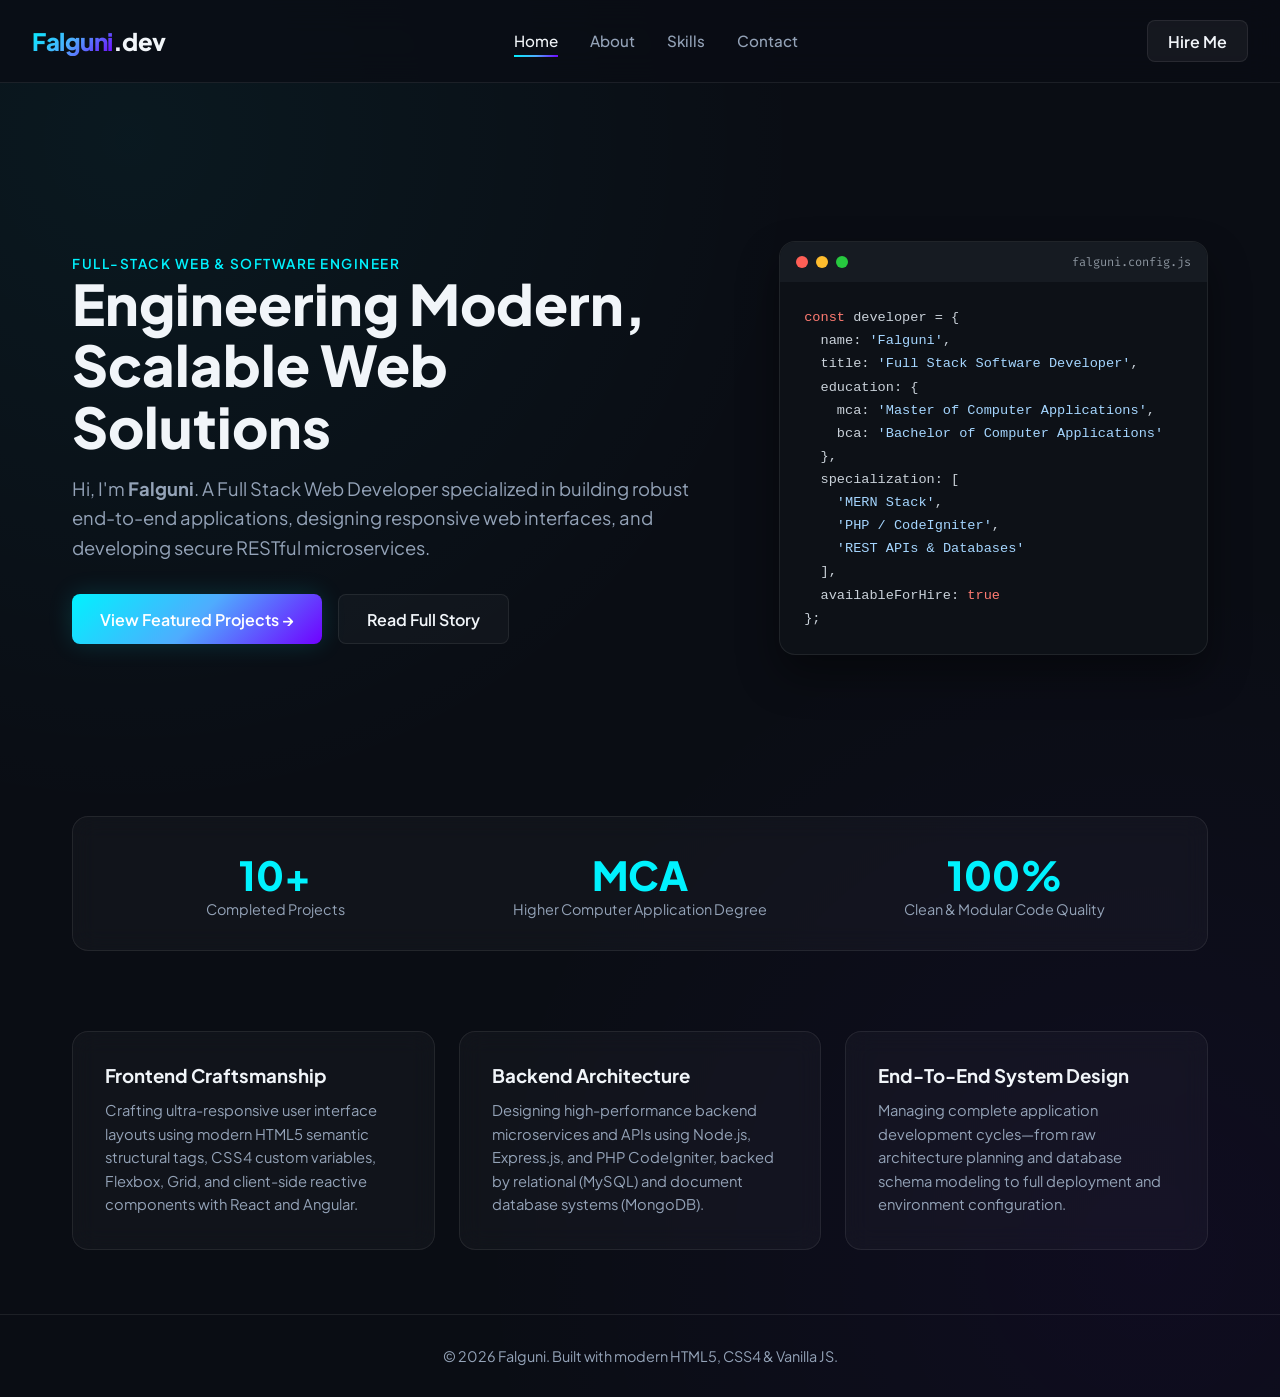
<file: index.html>
<!DOCTYPE html>
<html lang="en">
<head>
  <meta charset="UTF-8">
  <meta name="viewport" content="width=device-width, initial-scale=1.0">
  <title>Falguni | Full Stack Developer</title>
  
  <!-- Fonts -->
  <link rel="preconnect" href="https://fonts.googleapis.com">
  <link rel="preconnect" href="https://fonts.gstatic.com" crossorigin>
  <link href="https://fonts.googleapis.com/css2?family=Fira+Code:wght@400;500&family=Plus+Jakarta+Sans:wght@400;500;600;700;800&display=swap" rel="stylesheet">
  
  <!-- External CSS -->
  <link rel="stylesheet" href="css/style.css">
</head>
<body>

  <!-- Navigation Bar -->
  <nav class="navbar">
    <a href="index.html" class="nav-brand">
      <span class="gradient-text">Falguni</span>.dev
    </a>
    
    <div class="mobile-toggle">☰</div>

    <ul class="nav-links">
      <li><a href="index.html" class="nav-link active">Home</a></li>
      <li><a href="about.html" class="nav-link">About</a></li>
      <li><a href="skills.html" class="nav-link">Skills</a></li>
      <li><a href="contact.html" class="nav-link">Contact</a></li>
    </ul>

    <a href="contact.html" class="nav-btn">Hire Me</a>
  </nav>

  <!-- Hero Main Section -->
  <main class="container">
    <section class="hero-grid">
      <div class="hero-content">
        <span class="page-subtitle">Full-Stack Web & Software Engineer</span>
        <h1>Engineering Modern, Scalable Web Solutions</h1>
        <p>
          Hi, I'm <strong>Falguni</strong>. A Full Stack Web Developer specialized in building robust end-to-end applications, designing responsive web interfaces, and developing secure RESTful microservices.
        </p>
        
        <div class="cta-group">
          <a href="projects.html" class="btn-primary">View Featured Projects &rarr;</a>
          <a href="about.html" class="btn-secondary">Read Full Story</a>
        </div>
      </div>

      <!-- Developer Interactive Terminal Preview -->
      <div class="code-window">
        <div class="code-header">
          <div class="dot dot-red"></div>
          <div class="dot dot-yellow"></div>
          <div class="dot dot-green"></div>
          <span style="font-size: 0.75rem; color: #8b949e; margin-left: auto; font-family: var(--font-code);">falguni.config.js</span>
        </div>
        <div class="code-body">
          <pre><code><span class="code-keyword">const</span> developer = {
  name: <span class="code-string">'Falguni'</span>,
  title: <span class="code-string">'Full Stack Software Developer'</span>,
  education: {
    mca: <span class="code-string">'Master of Computer Applications'</span>,
    bca: <span class="code-string">'Bachelor of Computer Applications'</span>
  },
  specialization: [
    <span class="code-string">'MERN Stack'</span>, 
    <span class="code-string">'PHP / CodeIgniter'</span>, 
    <span class="code-string">'REST APIs & Databases'</span>
  ],
  availableForHire: <span class="code-keyword">true</span>
};</code></pre>
        </div>
      </div>
    </section>

    <!-- Quick Stats Bar -->
    <section class="stats-bar glass-card" style="margin-top: 3rem; display: grid; grid-template-columns: repeat(auto-fit, minmax(200px, 1fr)); gap: 1.5rem; text-align: center;">
      <div>
        <h2 style="font-size: 2.5rem; color: var(--accent-cyan); font-weight: 800;">10+</h2>
        <p style="color: var(--text-muted); font-size: 0.9rem;">Completed Projects</p>
      </div>
      <div>
        <h2 style="font-size: 2.5rem; color: var(--accent-cyan); font-weight: 800;">MCA</h2>
        <p style="color: var(--text-muted); font-size: 0.9rem;">Higher Computer Application Degree</p>
      </div>
      <div>
        <h2 style="font-size: 2.5rem; color: var(--accent-cyan); font-weight: 800;">100%</h2>
        <p style="color: var(--text-muted); font-size: 0.9rem;">Clean & Modular Code Quality</p>
      </div>
    </section>

    <!-- Detailed Highlights Grid -->
    <section class="features-grid">
      <div class="glass-card">
        <h3>Frontend Craftsmanship</h3>
        <p style="color: var(--text-muted); margin-top: 0.75rem; font-size: 0.92rem; line-height: 1.6;">
          Crafting ultra-responsive user interface layouts using modern HTML5 semantic structural tags, CSS4 custom variables, Flexbox, Grid, and client-side reactive components with React and Angular.
        </p>
      </div>

      <div class="glass-card">
        <h3>Backend Architecture</h3>
        <p style="color: var(--text-muted); margin-top: 0.75rem; font-size: 0.92rem; line-height: 1.6;">
          Designing high-performance backend microservices and APIs using Node.js, Express.js, and PHP CodeIgniter, backed by relational (MySQL) and document database systems (MongoDB).
        </p>
      </div>

      <div class="glass-card">
        <h3>End-To-End System Design</h3>
        <p style="color: var(--text-muted); margin-top: 0.75rem; font-size: 0.92rem; line-height: 1.6;">
          Managing complete application development cycles—from raw architecture planning and database schema modeling to full deployment and environment configuration.
        </p>
      </div>
    </section>
  </main>

  <!-- Footer -->
  <footer class="footer">
    <p>&copy; 2026 Falguni. Built with modern HTML5, CSS4 & Vanilla JS.</p>
  </footer>

  <script src="js/main.js"></script>
</body>
</html>
</file>
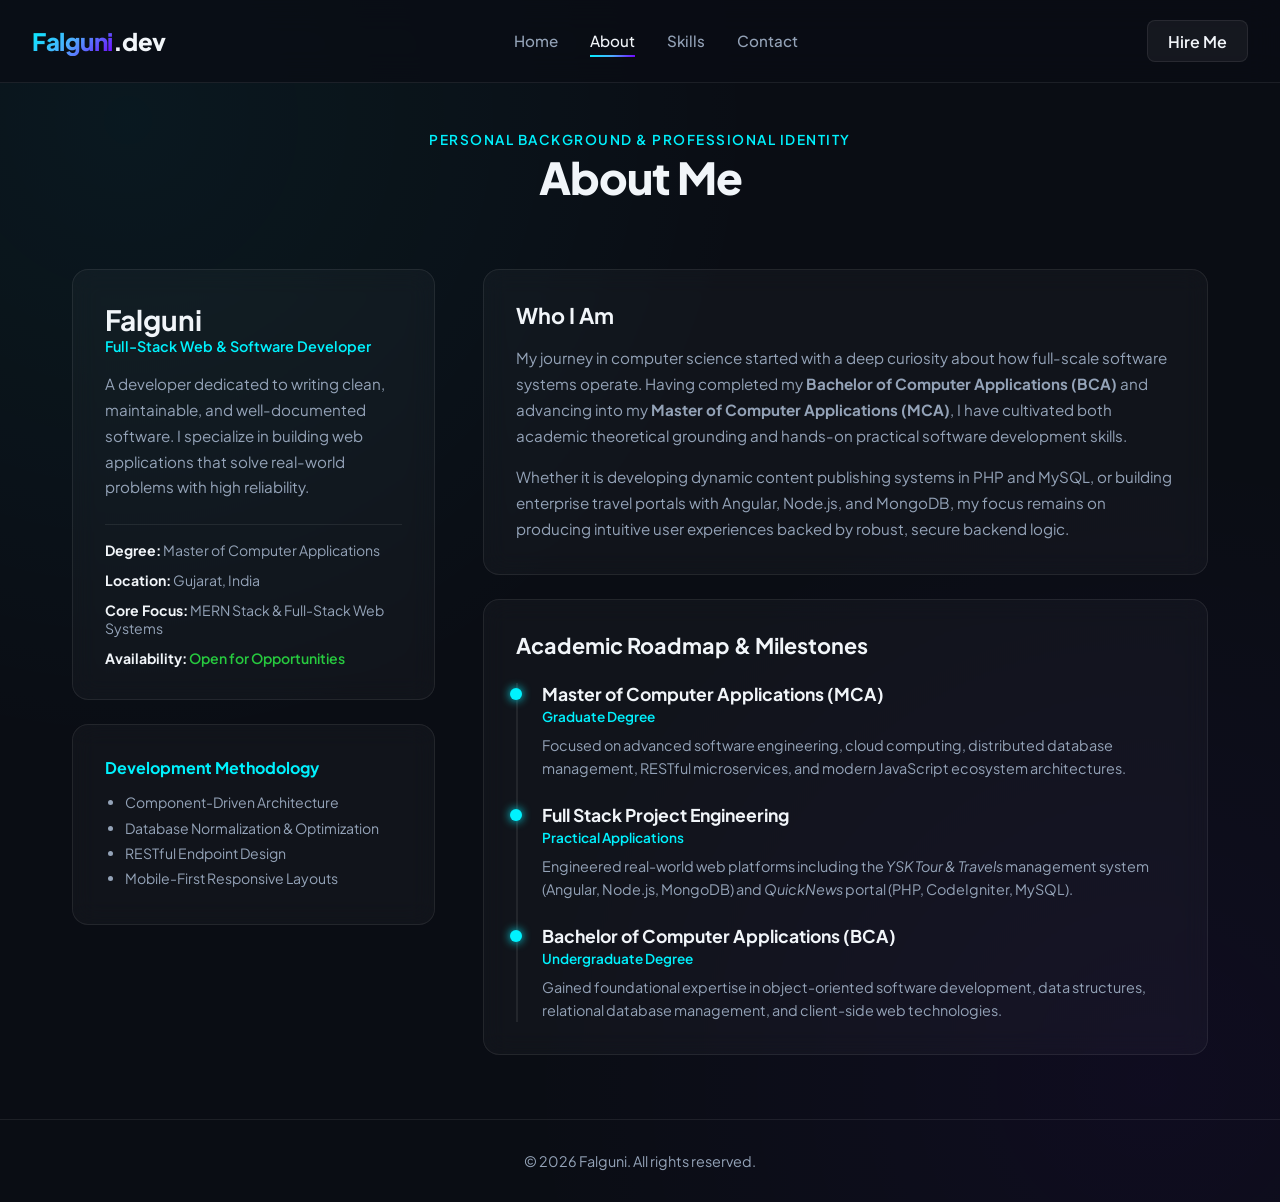
<file: about.html>
<!DOCTYPE html>
<html lang="en">
<head>
  <meta charset="UTF-8">
  <meta name="viewport" content="width=device-width, initial-scale=1.0">
  <title>About Me | Falguni</title>

  <!-- Fonts -->
  <link rel="preconnect" href="https://fonts.googleapis.com">
  <link rel="preconnect" href="https://fonts.gstatic.com" crossorigin>
  <link href="https://fonts.googleapis.com/css2?family=Fira+Code:wght@400;500&family=Plus+Jakarta+Sans:wght@400;500;600;700;800&display=swap" rel="stylesheet">

  <!-- External CSS -->
  <link rel="stylesheet" href="css/style.css">
</head>
<body>

  <!-- Navigation Bar -->
  <nav class="navbar">
    <a href="index.html" class="nav-brand"><span class="gradient-text">Falguni</span>.dev</a>
    <div class="mobile-toggle">☰</div>
    <ul class="nav-links">
      <li><a href="index.html" class="nav-link">Home</a></li>
      <li><a href="about.html" class="nav-link active">About</a></li>
      <li><a href="skills.html" class="nav-link">Skills</a></li>
      <li><a href="contact.html" class="nav-link">Contact</a></li>
    </ul>
    <a href="contact.html" class="nav-btn">Hire Me</a>
  </nav>

  <main class="container">
    <div class="page-header">
      <span class="page-subtitle">Personal Background & Professional Identity</span>
      <h1 class="page-title">About Me</h1>
    </div>

    <!-- About Detailed Grid -->
    <section class="about-grid">
      
      <!-- Column 1: Profile Summary & Contact Quick View -->
      <div style="display: flex; flex-direction: column; gap: 1.5rem;">
        <div class="glass-card">
          <h2 style="font-size: 1.75rem;">Falguni</h2>
          <p style="color: var(--accent-cyan); font-weight: 600; margin-bottom: 1rem; font-size: 0.9rem;">
            Full-Stack Web & Software Developer
          </p>

          <p style="color: var(--text-muted); font-size: 0.95rem; line-height: 1.7; margin-bottom: 1.5rem;">
            A developer dedicated to writing clean, maintainable, and well-documented software. I specialize in building web applications that solve real-world problems with high reliability.
          </p>

          <div style="border-top: 1px solid var(--border-glass); padding-top: 1rem; display: flex; flex-direction: column; gap: 0.75rem; font-size: 0.88rem;">
            <div><strong style="color: var(--text-main);">Degree:</strong> <span style="color: var(--text-muted);">Master of Computer Applications</span></div>
            <div><strong style="color: var(--text-main);">Location:</strong> <span style="color: var(--text-muted);">Gujarat, India</span></div>
            <div><strong style="color: var(--text-main);">Core Focus:</strong> <span style="color: var(--text-muted);">MERN Stack & Full-Stack Web Systems</span></div>
            <div><strong style="color: var(--text-main);">Availability:</strong> <span style="color: #27c93f; font-weight: 600;">Open for Opportunities</span></div>
          </div>
        </div>

        <div class="glass-card">
          <h4 style="margin-bottom: 0.75rem; color: var(--accent-cyan);">Development Methodology</h4>
          <ul style="color: var(--text-muted); font-size: 0.88rem; line-height: 1.8; list-style-type: disc; padding-left: 1.25rem;">
            <li>Component-Driven Architecture</li>
            <li>Database Normalization & Optimization</li>
            <li>RESTful Endpoint Design</li>
            <li>Mobile-First Responsive Layouts</li>
          </ul>
        </div>
      </div>

      <!-- Column 2: Detailed Bio & Timeline -->
      <div style="display: flex; flex-direction: column; gap: 1.5rem;">
        
        <!-- Extended Narrative Card -->
        <div class="glass-card">
          <h3 style="margin-bottom: 1rem; font-size: 1.35rem;">Who I Am</h3>
          <p style="color: var(--text-muted); line-height: 1.7; margin-bottom: 1rem; font-size: 0.95rem;">
            My journey in computer science started with a deep curiosity about how full-scale software systems operate. Having completed my <strong>Bachelor of Computer Applications (BCA)</strong> and advancing into my <strong>Master of Computer Applications (MCA)</strong>, I have cultivated both academic theoretical grounding and hands-on practical software development skills.
          </p>
          <p style="color: var(--text-muted); line-height: 1.7; font-size: 0.95rem;">
            Whether it is developing dynamic content publishing systems in PHP and MySQL, or building enterprise travel portals with Angular, Node.js, and MongoDB, my focus remains on producing intuitive user experiences backed by robust, secure backend logic.
          </p>
        </div>

        <!-- Academic & Experience Roadmap -->
        <div class="glass-card">
          <h3 style="margin-bottom: 1.5rem; font-size: 1.35rem;">Academic Roadmap & Milestones</h3>
          
          <div class="timeline">
            <!-- Item 1 -->
            <div class="timeline-item">
              <h4 style="font-size: 1.1rem;">Master of Computer Applications (MCA)</h4>
              <span style="color: var(--accent-cyan); font-size: 0.85rem; font-weight: 600;">Graduate Degree</span>
              <p style="color: var(--text-muted); margin-top: 0.5rem; font-size: 0.9rem; line-height: 1.6;">
                Focused on advanced software engineering, cloud computing, distributed database management, RESTful microservices, and modern JavaScript ecosystem architectures.
              </p>
            </div>

            <!-- Item 2 -->
            <div class="timeline-item">
              <h4 style="font-size: 1.1rem;">Full Stack Project Engineering</h4>
              <span style="color: var(--accent-cyan); font-size: 0.85rem; font-weight: 600;">Practical Applications</span>
              <p style="color: var(--text-muted); margin-top: 0.5rem; font-size: 0.9rem; line-height: 1.6;">
                Engineered real-world web platforms including the <em>YSK Tour & Travels</em> management system (Angular, Node.js, MongoDB) and <em>QuickNews</em> portal (PHP, CodeIgniter, MySQL).
              </p>
            </div>

            <!-- Item 3 -->
            <div class="timeline-item">
              <h4 style="font-size: 1.1rem;">Bachelor of Computer Applications (BCA)</h4>
              <span style="color: var(--accent-cyan); font-size: 0.85rem; font-weight: 600;">Undergraduate Degree</span>
              <p style="color: var(--text-muted); margin-top: 0.5rem; font-size: 0.9rem; line-height: 1.6;">
                Gained foundational expertise in object-oriented software development, data structures, relational database management, and client-side web technologies.
              </p>
            </div>
          </div>
        </div>

      </div>
    </section>
  </main>

  <!-- Footer -->
  <footer class="footer">
    <p>&copy; 2026 Falguni. All rights reserved.</p>
  </footer>

  <script src="js/main.js"></script>
</body>
</html>
</file>
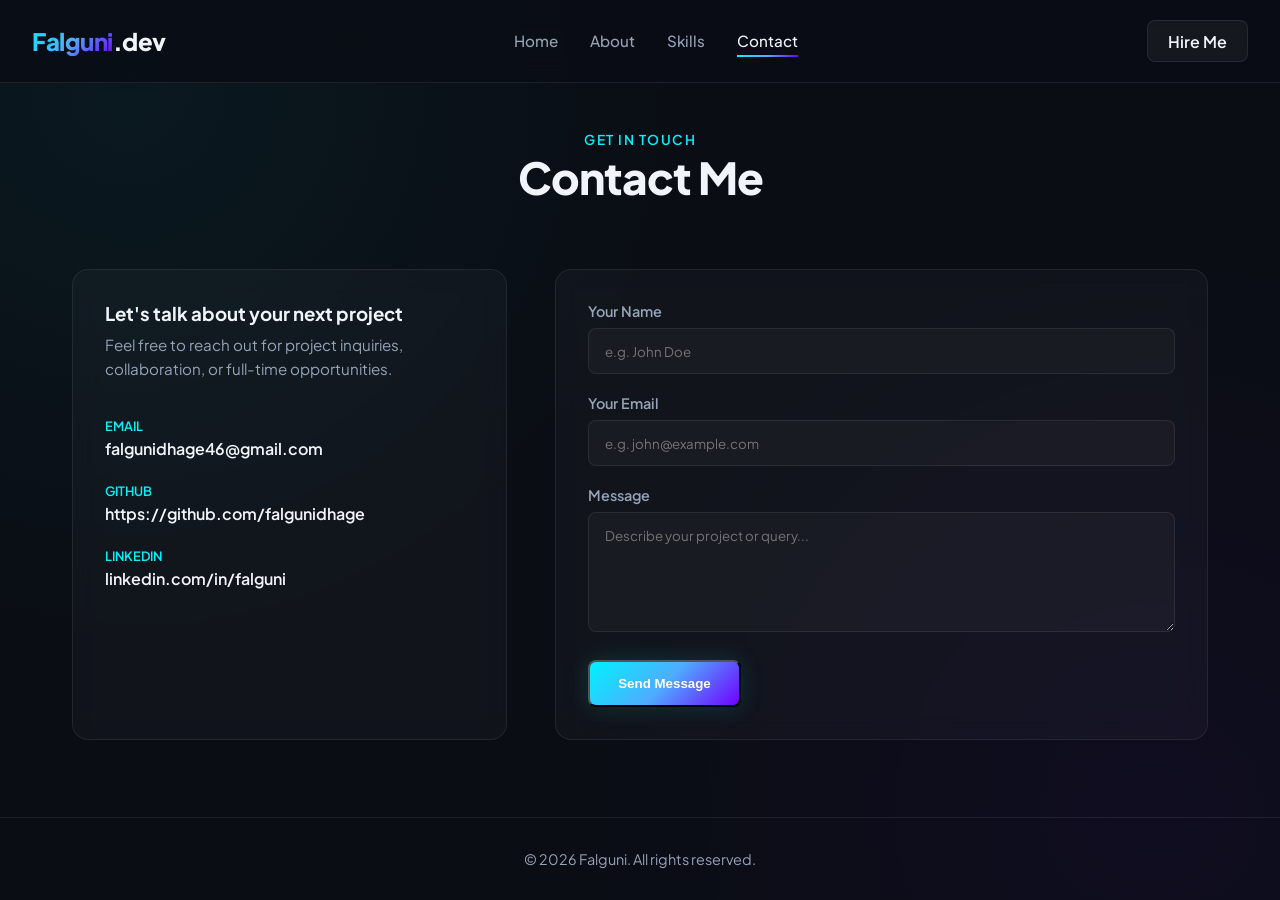
<file: contact.html>
<!DOCTYPE html>
<html lang="en">
<head>
  <meta charset="UTF-8">
  <meta name="viewport" content="width=device-width, initial-scale=1.0">
  <title>Contact | Falguni</title>
  
  <!-- Fonts -->
  <link rel="preconnect" href="https://fonts.googleapis.com">
  <link rel="preconnect" href="https://fonts.gstatic.com" crossorigin>
  <link href="https://fonts.googleapis.com/css2?family=Fira+Code:wght@400;500&family=Plus+Jakarta+Sans:wght@400;500;600;700;800&display=swap" rel="stylesheet">
  
  <!-- External CSS -->
  <link rel="stylesheet" href="css/style.css">
</head>
<body>

  <!-- Navigation Bar (Without Projects Link) -->
  <nav class="navbar">
    <a href="index.html" class="nav-brand"><span class="gradient-text">Falguni</span>.dev</a>
    <div class="mobile-toggle">☰</div>
    <ul class="nav-links">
      <li><a href="index.html" class="nav-link">Home</a></li>
      <li><a href="about.html" class="nav-link">About</a></li>
      <li><a href="skills.html" class="nav-link">Skills</a></li>
      <li><a href="contact.html" class="nav-link active">Contact</a></li>
    </ul>
    <a href="contact.html" class="nav-btn">Hire Me</a>
  </nav>

  <main class="container">
    <div class="page-header">
      <span class="page-subtitle">Get In Touch</span>
      <h1 class="page-title">Contact Me</h1>
    </div>

    <section class="contact-grid">
      <!-- Direct Contact Details -->
      <div class="glass-card">
        <h3>Let's talk about your next project</h3>
        <p style="color: var(--text-muted); margin-top: 0.5rem; margin-bottom: 2rem; font-size: 0.95rem; line-height: 1.6;">
          Feel free to reach out for project inquiries, collaboration, or full-time opportunities.
        </p>

        <div style="display: flex; flex-direction: column; gap: 1.25rem;">
          <div>
            <span style="color: var(--accent-cyan); font-size: 0.8rem; font-weight: 600;">EMAIL</span>
            <p style="font-weight: 600; margin-top: 0.2rem;">falgunidhage46@gmail.com</p>
          </div>

          <div>
            <span style="color: var(--accent-cyan); font-size: 0.8rem; font-weight: 600;">GITHUB</span>
            <p style="font-weight: 600; margin-top: 0.2rem;">https://github.com/falgunidhage</p>
          </div>

          <div>
            <span style="color: var(--accent-cyan); font-size: 0.8rem; font-weight: 600;">LINKEDIN</span>
            <p style="font-weight: 600; margin-top: 0.2rem;">linkedin.com/in/falguni</p>
          </div>
        </div>
      </div>

      <!-- Clean Form Layout -->
      <div class="glass-card">
        <form id="contactForm" class="contact-form">
          <div class="form-group">
            <label for="name">Your Name</label>
            <input type="text" id="name" class="form-input" placeholder="e.g. John Doe" required>
          </div>

          <div class="form-group">
            <label for="email">Your Email</label>
            <input type="email" id="email" class="form-input" placeholder="e.g. john@example.com" required>
          </div>

          <div class="form-group">
            <label for="message">Message</label>
            <textarea id="message" class="form-input" placeholder="Describe your project or query..." required></textarea>
          </div>

          <button type="submit" class="btn-primary" style="margin-top: 0.5rem; width: fit-content;">
            Send Message
          </button>
        </form>
      </div>
    </section>
  </main>

  <footer class="footer">
    <p>&copy; 2026 Falguni. All rights reserved.</p>
  </footer>

  <script src="js/main.js"></script>
</body>
</html>
</file>
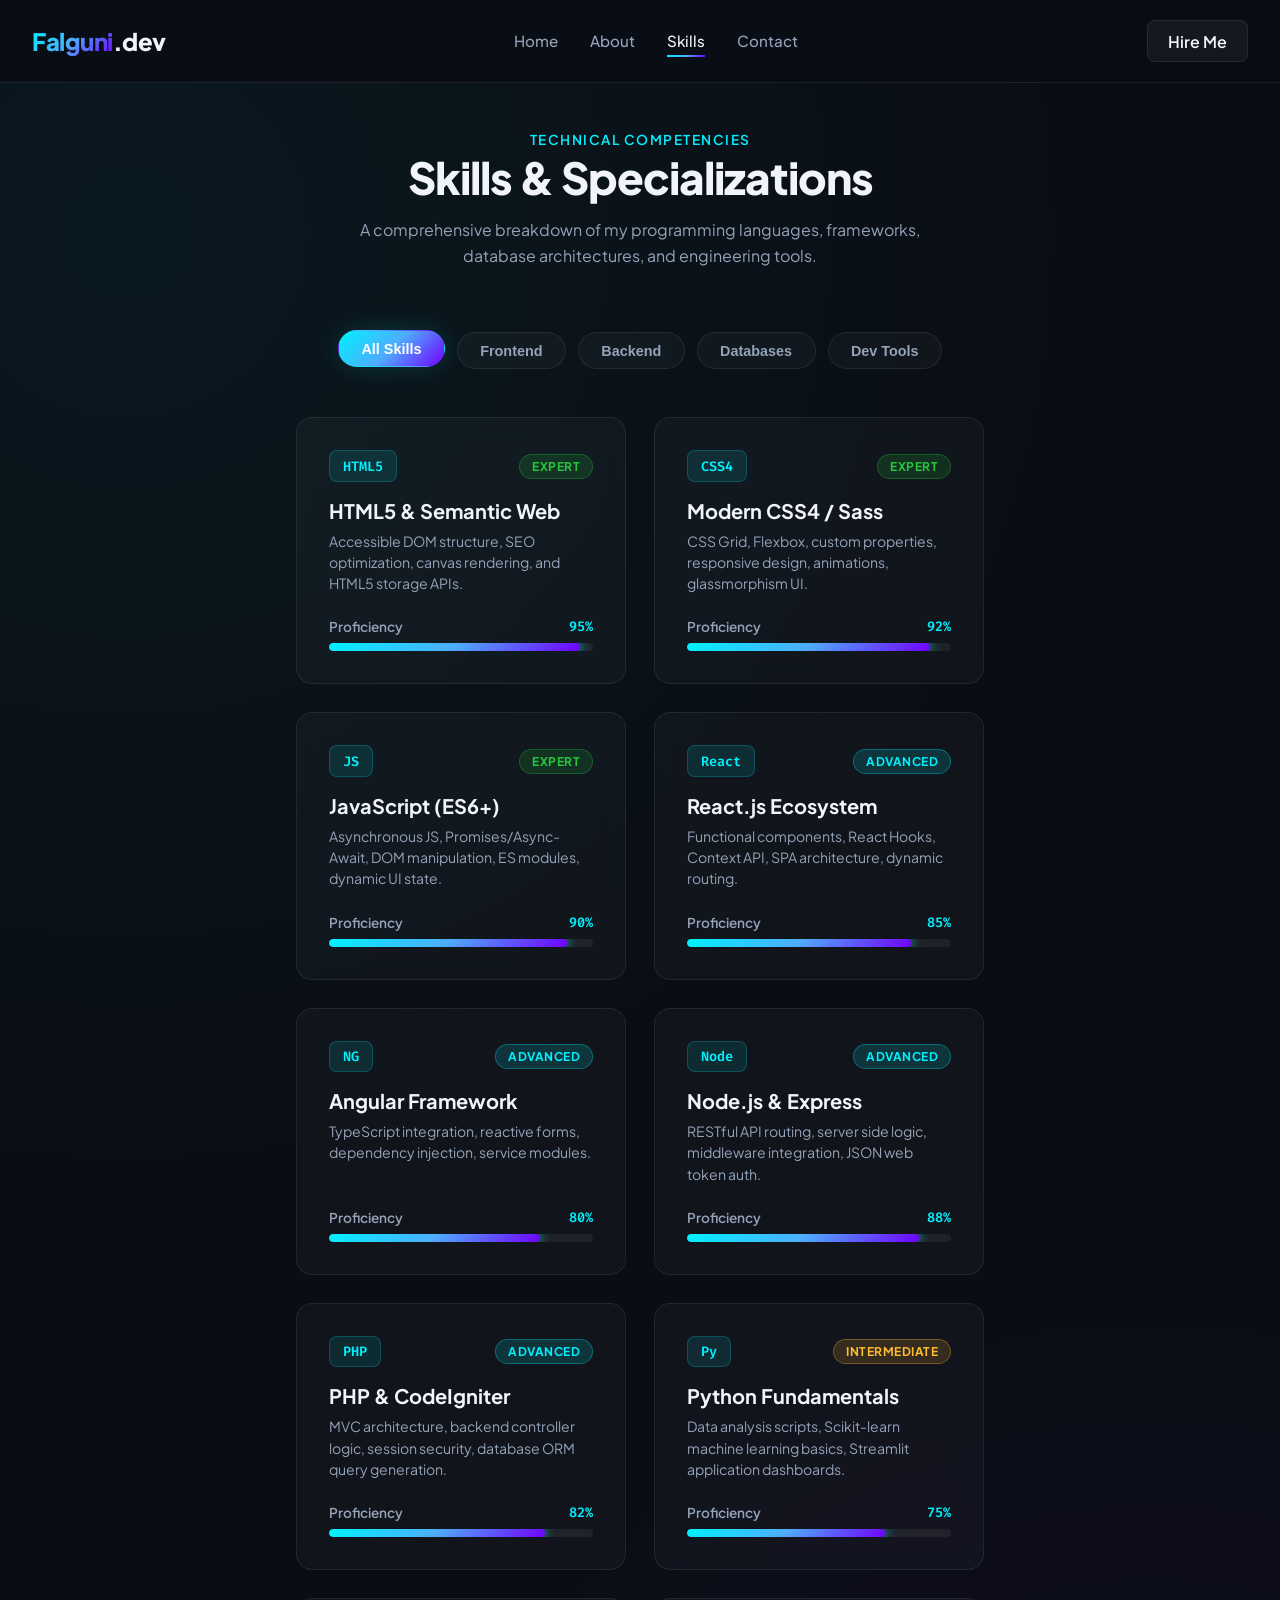
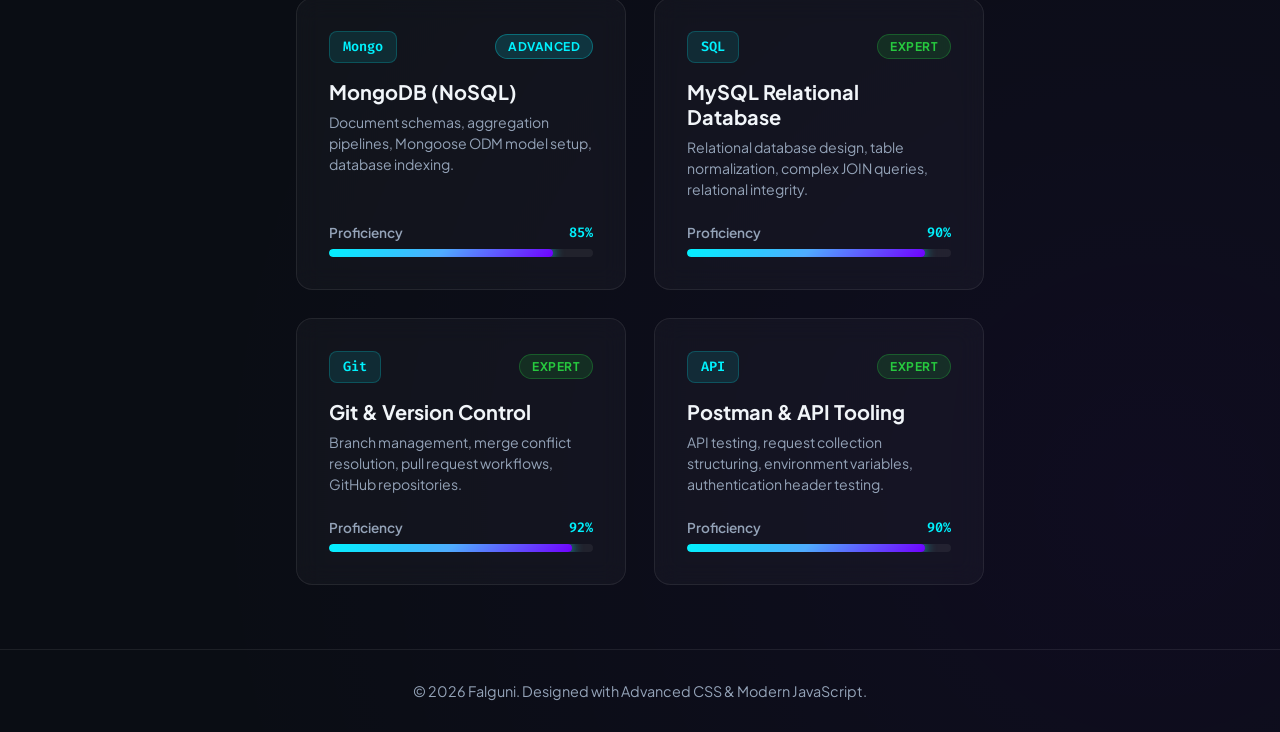
<file: skills.html>
<!DOCTYPE html>
<html lang="en">
<head>
  <meta charset="UTF-8">
  <meta name="viewport" content="width=device-width, initial-scale=1.0">
  <title>Skills & Expertise | Falguni</title>
  
  <!-- Modern Typography -->
  <link rel="preconnect" href="https://fonts.googleapis.com">
  <link rel="preconnect" href="https://fonts.gstatic.com" crossorigin>
  <link href="https://fonts.googleapis.com/css2?family=Fira+Code:wght@400;500;600&family=Plus+Jakarta+Sans:wght@400;500;600;700;800&display=swap" rel="stylesheet">
  
  <!-- Stylesheets -->
  <link rel="stylesheet" href="css/style.css">
</head>
<body>

  <!-- Navigation Bar -->
  <nav class="navbar">
    <a href="index.html" class="nav-brand"><span class="gradient-text">Falguni</span>.dev</a>
    <div class="mobile-toggle">☰</div>
    <ul class="nav-links">
      <li><a href="index.html" class="nav-link">Home</a></li>
      <li><a href="about.html" class="nav-link">About</a></li>
      <li><a href="skills.html" class="nav-link active">Skills</a></li>
      <li><a href="contact.html" class="nav-link">Contact</a></li>
    </ul>
    <a href="contact.html" class="nav-btn">Hire Me</a>
  </nav>

  <!-- Main Container -->
  <main class="container">
    <header class="page-header">
      <span class="page-subtitle">Technical Competencies</span>
      <h1 class="page-title">Skills & Specializations</h1>
      <p class="header-desc">
        A comprehensive breakdown of my programming languages, frameworks, database architectures, and engineering tools.
      </p>
    </header>

    <!-- Interactive Filter Tabs -->
    <div class="filter-wrapper">
      <button class="filter-btn active" data-filter="all">All Skills</button>
      <button class="filter-btn" data-filter="frontend">Frontend</button>
      <button class="filter-btn" data-filter="backend">Backend</button>
      <button class="filter-btn" data-filter="database">Databases</button>
      <button class="filter-btn" data-filter="tools">Dev Tools</button>
    </div>

    <!-- Dynamic Skills Grid -->
    <section class="skills-grid-advanced">

      <!-- FRONTEND SKILLS -->
      <div class="skill-box glass-card" data-category="frontend">
        <div class="skill-box-header">
          <div class="skill-icon-badge">HTML5</div>
          <span class="level-badge expert">Expert</span>
        </div>
        <h3>HTML5 & Semantic Web</h3>
        <p class="skill-desc">Accessible DOM structure, SEO optimization, canvas rendering, and HTML5 storage APIs.</p>
        <div class="progress-meta">
          <span>Proficiency</span>
          <span class="percentage">95%</span>
        </div>
        <div class="progress-bar-track">
          <div class="progress-bar-glow" style="width: 95%;"></div>
        </div>
      </div>

      <div class="skill-box glass-card" data-category="frontend">
        <div class="skill-box-header">
          <div class="skill-icon-badge">CSS4</div>
          <span class="level-badge expert">Expert</span>
        </div>
        <h3>Modern CSS4 / Sass</h3>
        <p class="skill-desc">CSS Grid, Flexbox, custom properties, responsive design, animations, glassmorphism UI.</p>
        <div class="progress-meta">
          <span>Proficiency</span>
          <span class="percentage">92%</span>
        </div>
        <div class="progress-bar-track">
          <div class="progress-bar-glow" style="width: 92%;"></div>
        </div>
      </div>

      <div class="skill-box glass-card" data-category="frontend">
        <div class="skill-box-header">
          <div class="skill-icon-badge">JS</div>
          <span class="level-badge expert">Expert</span>
        </div>
        <h3>JavaScript (ES6+)</h3>
        <p class="skill-desc">Asynchronous JS, Promises/Async-Await, DOM manipulation, ES modules, dynamic UI state.</p>
        <div class="progress-meta">
          <span>Proficiency</span>
          <span class="percentage">90%</span>
        </div>
        <div class="progress-bar-track">
          <div class="progress-bar-glow" style="width: 90%;"></div>
        </div>
      </div>

      <div class="skill-box glass-card" data-category="frontend">
        <div class="skill-box-header">
          <div class="skill-icon-badge">React</div>
          <span class="level-badge advanced">Advanced</span>
        </div>
        <h3>React.js Ecosystem</h3>
        <p class="skill-desc">Functional components, React Hooks, Context API, SPA architecture, dynamic routing.</p>
        <div class="progress-meta">
          <span>Proficiency</span>
          <span class="percentage">85%</span>
        </div>
        <div class="progress-bar-track">
          <div class="progress-bar-glow" style="width: 85%;"></div>
        </div>
      </div>

      <div class="skill-box glass-card" data-category="frontend">
        <div class="skill-box-header">
          <div class="skill-icon-badge">NG</div>
          <span class="level-badge advanced">Advanced</span>
        </div>
        <h3>Angular Framework</h3>
        <p class="skill-desc">TypeScript integration, reactive forms, dependency injection, service modules.</p>
        <div class="progress-meta">
          <span>Proficiency</span>
          <span class="percentage">80%</span>
        </div>
        <div class="progress-bar-track">
          <div class="progress-bar-glow" style="width: 80%;"></div>
        </div>
      </div>

      <!-- BACKEND SKILLS -->
      <div class="skill-box glass-card" data-category="backend">
        <div class="skill-box-header">
          <div class="skill-icon-badge">Node</div>
          <span class="level-badge advanced">Advanced</span>
        </div>
        <h3>Node.js & Express</h3>
        <p class="skill-desc">RESTful API routing, server side logic, middleware integration, JSON web token auth.</p>
        <div class="progress-meta">
          <span>Proficiency</span>
          <span class="percentage">88%</span>
        </div>
        <div class="progress-bar-track">
          <div class="progress-bar-glow" style="width: 88%;"></div>
        </div>
      </div>

      <div class="skill-box glass-card" data-category="backend">
        <div class="skill-box-header">
          <div class="skill-icon-badge">PHP</div>
          <span class="level-badge advanced">Advanced</span>
        </div>
        <h3>PHP & CodeIgniter</h3>
        <p class="skill-desc">MVC architecture, backend controller logic, session security, database ORM query generation.</p>
        <div class="progress-meta">
          <span>Proficiency</span>
          <span class="percentage">82%</span>
        </div>
        <div class="progress-bar-track">
          <div class="progress-bar-glow" style="width: 82%;"></div>
        </div>
      </div>

      <div class="skill-box glass-card" data-category="backend">
        <div class="skill-box-header">
          <div class="skill-icon-badge">Py</div>
          <span class="level-badge intermediate">Intermediate</span>
        </div>
        <h3>Python Fundamentals</h3>
        <p class="skill-desc">Data analysis scripts, Scikit-learn machine learning basics, Streamlit application dashboards.</p>
        <div class="progress-meta">
          <span>Proficiency</span>
          <span class="percentage">75%</span>
        </div>
        <div class="progress-bar-track">
          <div class="progress-bar-glow" style="width: 75%;"></div>
        </div>
      </div>

      <!-- DATABASE SKILLS -->
      <div class="skill-box glass-card" data-category="database">
        <div class="skill-box-header">
          <div class="skill-icon-badge">Mongo</div>
          <span class="level-badge advanced">Advanced</span>
        </div>
        <h3>MongoDB (NoSQL)</h3>
        <p class="skill-desc">Document schemas, aggregation pipelines, Mongoose ODM model setup, database indexing.</p>
        <div class="progress-meta">
          <span>Proficiency</span>
          <span class="percentage">85%</span>
        </div>
        <div class="progress-bar-track">
          <div class="progress-bar-glow" style="width: 85%;"></div>
        </div>
      </div>

      <div class="skill-box glass-card" data-category="database">
        <div class="skill-box-header">
          <div class="skill-icon-badge">SQL</div>
          <span class="level-badge expert">Expert</span>
        </div>
        <h3>MySQL Relational Database</h3>
        <p class="skill-desc">Relational database design, table normalization, complex JOIN queries, relational integrity.</p>
        <div class="progress-meta">
          <span>Proficiency</span>
          <span class="percentage">90%</span>
        </div>
        <div class="progress-bar-track">
          <div class="progress-bar-glow" style="width: 90%;"></div>
        </div>
      </div>

      <!-- DEV TOOLS & WORKFLOW -->
      <div class="skill-box glass-card" data-category="tools">
        <div class="skill-box-header">
          <div class="skill-icon-badge">Git</div>
          <span class="level-badge expert">Expert</span>
        </div>
        <h3>Git & Version Control</h3>
        <p class="skill-desc">Branch management, merge conflict resolution, pull request workflows, GitHub repositories.</p>
        <div class="progress-meta">
          <span>Proficiency</span>
          <span class="percentage">92%</span>
        </div>
        <div class="progress-bar-track">
          <div class="progress-bar-glow" style="width: 92%;"></div>
        </div>
      </div>

      <div class="skill-box glass-card" data-category="tools">
        <div class="skill-box-header">
          <div class="skill-icon-badge">API</div>
          <span class="level-badge expert">Expert</span>
        </div>
        <h3>Postman & API Tooling</h3>
        <p class="skill-desc">API testing, request collection structuring, environment variables, authentication header testing.</p>
        <div class="progress-meta">
          <span>Proficiency</span>
          <span class="percentage">90%</span>
        </div>
        <div class="progress-bar-track">
          <div class="progress-bar-glow" style="width: 90%;"></div>
        </div>
      </div>

    </section>
  </main>

  <footer class="footer">
    <p>&copy; 2026 Falguni. Designed with Advanced CSS & Modern JavaScript.</p>
  </footer>

  <script src="js/main.js"></script>
</body>
</html>
</file>
<file: css/style.css>
/* =========================================================
   VARIABLES & CSS4 DESIGN SYSTEM
   ========================================================= */
:root {
  --bg-primary: #0a0d14;
  --bg-secondary: #121824;
  --bg-card: rgba(255, 255, 255, 0.03);
  --bg-card-hover: rgba(255, 255, 255, 0.07);

  --accent-cyan: #00f2fe;
  --accent-blue: #4facfe;
  --accent-purple: #7000ff;
  --accent-gradient: linear-gradient(135deg, #00f2fe 0%, #4facfe 50%, #7000ff 100%);
  
  --text-main: #f1f5f9;
  --text-muted: #94a3b8;
  --text-dark: #0f172a;

  --border-glass: rgba(255, 255, 255, 0.08);
  --border-glow: rgba(0, 242, 254, 0.3);

  --radius-sm: 8px;
  --radius-md: 16px;
  --radius-lg: 24px;
  
  --shadow-glow: 0 0 25px rgba(0, 242, 254, 0.15);
  --transition-fast: 0.25s cubic-bezier(0.4, 0, 0.2, 1);
  --transition-smooth: 0.4s cubic-bezier(0.16, 1, 0.3, 1);
  
  --font-main: 'Plus Jakarta Sans', system-ui, -apple-system, sans-serif;
  --font-code: 'Fira Code', monospace;
}

/* Base Resets */
* {
  margin: 0;
  padding: 0;
  box-sizing: border-box;
}

html {
  scroll-behavior: smooth;
  font-family: var(--font-main);
  background-color: var(--bg-primary);
  color: var(--text-main);
}

body {
  min-height: 100vh;
  display: flex;
  flex-direction: column;
  overflow-x: hidden;
  background: radial-gradient(circle at 10% 10%, rgba(0, 242, 254, 0.05) 0%, transparent 40%),
              radial-gradient(circle at 90% 90%, rgba(112, 0, 255, 0.05) 0%, transparent 40%);
}

a {
  text-decoration: none;
  color: inherit;
}

ul {
  list-style: none;
}

/* =========================================================
   NAVBAR & HEADER
   ========================================================= */
.navbar {
  position: fixed;
  top: 0;
  left: 0;
  width: 100%;
  z-index: 1000;
  padding: 1.25rem 2rem;
  background: rgba(10, 13, 20, 0.75);
  backdrop-filter: blur(16px);
  -webkit-backdrop-filter: blur(16px);
  border-bottom: 1px solid var(--border-glass);
  display: flex;
  align-items: center;
  justify-content: space-between;
  transition: var(--transition-fast);
}

.nav-brand {
  font-size: 1.5rem;
  font-weight: 800;
  letter-spacing: -0.5px;
}

.gradient-text {
  background: var(--accent-gradient);
  -webkit-background-clip: text;
  -webkit-text-fill-color: transparent;
}

.nav-links {
  display: flex;
  gap: 2rem;
}

.nav-link {
  color: var(--text-muted);
  font-weight: 500;
  font-size: 0.95rem;
  transition: var(--transition-fast);
  position: relative;
  padding: 0.4rem 0;
}

.nav-link:hover,
.nav-link.active {
  color: var(--text-main);
}

.nav-link::after {
  content: '';
  position: absolute;
  bottom: 0;
  left: 0;
  width: 0%;
  height: 2px;
  background: var(--accent-gradient);
  transition: var(--transition-fast);
}

.nav-link.active::after,
.nav-link:hover::after {
  width: 100%;
}

.nav-btn {
  padding: 0.6rem 1.25rem;
  border-radius: var(--radius-sm);
  background: rgba(255, 255, 255, 0.05);
  border: 1px solid var(--border-glass);
  color: var(--text-main);
  font-weight: 600;
  transition: var(--transition-fast);
}

.nav-btn:hover {
  background: var(--accent-gradient);
  border-color: transparent;
  color: #fff;
  box-shadow: var(--shadow-glow);
}

.mobile-toggle {
  display: none;
  font-size: 1.5rem;
  cursor: pointer;
  color: var(--text-main);
}

/* =========================================================
   CONTAINER & LAYOUTS
   ========================================================= */
.container {
  max-width: 1200px;
  margin: 0 auto;
  padding: 8rem 2rem 4rem;
  flex: 1;
}

.page-header {
  text-align: center;
  margin-bottom: 4rem;
}

.page-subtitle {
  color: var(--accent-cyan);
  font-weight: 600;
  letter-spacing: 1.5px;
  text-transform: uppercase;
  font-size: 0.85rem;
  margin-bottom: 0.5rem;
}

.page-title {
  font-size: 2.75rem;
  font-weight: 800;
  letter-spacing: -1px;
}

/* Glassmorphism Card Style */
.glass-card {
  background: var(--bg-card);
  backdrop-filter: blur(12px);
  -webkit-backdrop-filter: blur(12px);
  border: 1px solid var(--border-glass);
  border-radius: var(--radius-md);
  padding: 2rem;
  transition: var(--transition-smooth);
}

.glass-card:hover {
  background: var(--bg-card-hover);
  border-color: var(--border-glow);
  transform: translateY(-4px);
  box-shadow: var(--shadow-glow);
}

/* =========================================================
   BUTTONS & BADGES
   ========================================================= */
.btn-primary {
  display: inline-flex;
  align-items: center;
  gap: 0.5rem;
  padding: 0.85rem 1.75rem;
  border-radius: var(--radius-sm);
  background: var(--accent-gradient);
  color: #fff;
  font-weight: 600;
  box-shadow: var(--shadow-glow);
  transition: var(--transition-fast);
}

.btn-primary:hover {
  transform: translateY(-2px);
  filter: brightness(1.1);
}

.btn-secondary {
  display: inline-flex;
  align-items: center;
  gap: 0.5rem;
  padding: 0.85rem 1.75rem;
  border-radius: var(--radius-sm);
  background: var(--bg-card);
  border: 1px solid var(--border-glass);
  color: var(--text-main);
  font-weight: 600;
  transition: var(--transition-fast);
}

.btn-secondary:hover {
  border-color: var(--accent-cyan);
  background: var(--bg-card-hover);
}

.tag {
  display: inline-block;
  padding: 0.3rem 0.8rem;
  border-radius: 50px;
  font-size: 0.75rem;
  font-weight: 600;
  background: rgba(0, 242, 254, 0.1);
  color: var(--accent-cyan);
  border: 1px solid rgba(0, 242, 254, 0.2);
}

/* =========================================================
   PAGE SPECIFICS: HOME
   ========================================================= */
.hero-grid {
  display: grid;
  grid-template-columns: 1.2fr 0.8fr;
  gap: 4rem;
  align-items: center;
  min-height: calc(80vh - 80px);
}

.hero-content h1 {
  font-size: 3.5rem;
  font-weight: 800;
  line-height: 1.1;
  margin-bottom: 1rem;
}

.hero-content p {
  color: var(--text-muted);
  font-size: 1.15rem;
  line-height: 1.6;
  margin-bottom: 2rem;
}

.cta-group {
  display: flex;
  gap: 1rem;
}

.code-window {
  background: #0d1117;
  border: 1px solid var(--border-glass);
  border-radius: var(--radius-md);
  overflow: hidden;
  box-shadow: 0 20px 40px rgba(0, 0, 0, 0.4);
}

.code-header {
  background: #161b22;
  padding: 0.75rem 1rem;
  display: flex;
  align-items: center;
  gap: 0.5rem;
}

.dot {
  width: 12px;
  height: 12px;
  border-radius: 50%;
}

.dot-red { background: #ff5f56; }
.dot-yellow { background: #ffbd2e; }
.dot-green { background: #27c93f; }

.code-body {
  padding: 1.5rem;
  font-family: var(--font-code);
  font-size: 0.85rem;
  line-height: 1.7;
  color: #c9d1d9;
}

.code-keyword { color: #ff7b72; }
.code-property { color: #79c0ff; }
.code-string { color: #a5d6ff; }

/* Quick Feature Cards */
.features-grid {
  display: grid;
  grid-template-columns: repeat(auto-fit, minmax(280px, 1fr));
  gap: 1.5rem;
  margin-top: 5rem;
}

/* =========================================================
   PAGE SPECIFICS: ABOUT
   ========================================================= */
.about-grid {
  display: grid;
  grid-template-columns: 1fr 2fr;
  gap: 3rem;
}

.skills-list {
  display: flex;
  flex-wrap: wrap;
  gap: 0.6rem;
  margin-top: 1rem;
}

.timeline {
  display: flex;
  flex-direction: column;
  gap: 1.5rem;
  position: relative;
  border-left: 2px solid var(--border-glass);
  padding-left: 1.5rem;
}

.timeline-item {
  position: relative;
}

.timeline-item::before {
  content: '';
  position: absolute;
  left: -1.95rem;
  top: 0.3rem;
  width: 12px;
  height: 12px;
  border-radius: 50%;
  background: var(--accent-cyan);
  box-shadow: 0 0 10px var(--accent-cyan);
}

/* =========================================================
   PAGE SPECIFICS: PROJECTS
   ========================================================= */
.projects-grid {
  display: grid;
  grid-template-columns: repeat(auto-fit, minmax(320px, 1fr));
  gap: 2rem;
}

.project-card h3 {
  font-size: 1.35rem;
  margin-bottom: 0.5rem;
}

.project-card p {
  color: var(--text-muted);
  font-size: 0.95rem;
  line-height: 1.5;
  margin-bottom: 1.25rem;
}

.project-tags {
  display: flex;
  flex-wrap: wrap;
  gap: 0.5rem;
  margin-bottom: 1.5rem;
}

.project-links {
  display: flex;
  gap: 1rem;
}

.project-links a {
  font-size: 0.9rem;
  color: var(--accent-cyan);
  font-weight: 600;
}

/* =========================================================
   PAGE SPECIFICS: CONTACT
   ========================================================= */
.contact-grid {
  display: grid;
  grid-template-columns: 1fr 1.5fr;
  gap: 3rem;
}

.contact-form {
  display: flex;
  flex-direction: column;
  gap: 1.25rem;
}

.form-group {
  display: flex;
  flex-direction: column;
  gap: 0.5rem;
}

.form-group label {
  font-size: 0.9rem;
  font-weight: 600;
  color: var(--text-muted);
}

.form-input {
  width: 100%;
  padding: 0.85rem 1rem;
  border-radius: var(--radius-sm);
  background: rgba(255, 255, 255, 0.03);
  border: 1px solid var(--border-glass);
  color: var(--text-main);
  font-family: inherit;
  outline: none;
  transition: var(--transition-fast);
}

.form-input:focus {
  border-color: var(--accent-cyan);
  background: rgba(255, 255, 255, 0.05);
}

textarea.form-input {
  min-height: 120px;
  resize: vertical;
}

/* =========================================================
   FOOTER
   ========================================================= */
.footer {
  text-align: center;
  padding: 2rem;
  border-top: 1px solid var(--border-glass);
  color: var(--text-muted);
  font-size: 0.9rem;
}

/* =========================================================
   RESPONSIVE MEDIA QUERIES
   ========================================================= */
@media (max-width: 900px) {
  .hero-grid,
  .about-grid,
  .contact-grid {
    grid-template-columns: 1fr;
    gap: 2.5rem;
  }

  .hero-content h1 {
    font-size: 2.5rem;
  }
}

@media (max-width: 768px) {
  .mobile-toggle {
    display: block;
  }

  .nav-links {
    position: absolute;
    top: 100%;
    left: 0;
    width: 100%;
    background: rgba(10, 13, 20, 0.95);
    backdrop-filter: blur(16px);
    flex-direction: column;
    padding: 1.5rem 2rem;
    gap: 1.25rem;
    border-bottom: 1px solid var(--border-glass);
    display: none;
  }

  .nav-links.show {
    display: flex;
  }

  .cta-group {
    flex-direction: column;
  }
}
/* =========================================================
   ADVANCED SKILLS PAGE STYLING
   ========================================================= */

.header-desc {
  max-width: 600px;
  margin: 0.75rem auto 0;
  color: var(--text-muted);
  font-size: 1rem;
  line-height: 1.6;
}

/* Category Filter Tabs */
.filter-wrapper {
  display: flex;
  justify-content: center;
  flex-wrap: wrap;
  gap: 0.75rem;
  margin-bottom: 3rem;
}

.filter-btn {
  padding: 0.6rem 1.4rem;
  border-radius: 50px;
  background: var(--bg-card);
  border: 1px solid var(--border-glass);
  color: var(--text-muted);
  font-size: 0.9rem;
  font-weight: 600;
  cursor: pointer;
  transition: var(--transition-fast);
}

.filter-btn:hover,
.filter-btn.active {
  background: var(--accent-gradient);
  color: #ffffff;
  border-color: transparent;
  box-shadow: var(--shadow-glow);
  transform: translateY(-2px);
}

/* Skills Grid */
.skills-grid-advanced {
  display: grid;
  grid-template-columns: repeat(auto-fill, minmax(320px, 1fr));
  gap: 1.75rem;
}

/* Individual Skill Card */
.skill-box {
  display: flex;
  flex-direction: column;
  justify-content: space-between;
  position: relative;
  overflow: hidden;
}

.skill-box-header {
  display: flex;
  align-items: center;
  justify-content: space-between;
  margin-bottom: 1rem;
}

.skill-icon-badge {
  padding: 0.4rem 0.8rem;
  border-radius: var(--radius-sm);
  background: rgba(0, 242, 254, 0.1);
  color: var(--accent-cyan);
  font-family: var(--font-code);
  font-weight: 600;
  font-size: 0.85rem;
  border: 1px solid rgba(0, 242, 254, 0.2);
}

/* Level Badges */
.level-badge {
  font-size: 0.75rem;
  font-weight: 700;
  padding: 0.25rem 0.75rem;
  border-radius: 50px;
  text-transform: uppercase;
  letter-spacing: 0.5px;
}

.level-badge.expert {
  background: rgba(39, 201, 63, 0.15);
  color: #27c93f;
  border: 1px solid rgba(39, 201, 63, 0.3);
}

.level-badge.advanced {
  background: rgba(0, 242, 254, 0.15);
  color: var(--accent-cyan);
  border: 1px solid rgba(0, 242, 254, 0.3);
}

.level-badge.intermediate {
  background: rgba(255, 189, 46, 0.15);
  color: #ffbd2e;
  border: 1px solid rgba(255, 189, 46, 0.3);
}

.skill-box h3 {
  font-size: 1.25rem;
  margin-bottom: 0.5rem;
  font-weight: 700;
}

.skill-desc {
  color: var(--text-muted);
  font-size: 0.88rem;
  line-height: 1.5;
  margin-bottom: 1.5rem;
  flex-grow: 1;
}

.progress-meta {
  display: flex;
  justify-content: space-between;
  font-size: 0.85rem;
  font-weight: 600;
  margin-bottom: 0.5rem;
  color: var(--text-muted);
}

.progress-meta .percentage {
  color: var(--accent-cyan);
  font-family: var(--font-code);
}

/* Progress Track & Animated Glow */
.progress-bar-track {
  width: 100%;
  height: 8px;
  background: rgba(255, 255, 255, 0.06);
  border-radius: 50px;
  overflow: hidden;
  position: relative;
}

.progress-bar-glow {
  height: 100%;
  background: var(--accent-gradient);
  border-radius: 50px;
  box-shadow: 0 0 12px var(--accent-cyan);
  transition: width 1s cubic-bezier(0.16, 1, 0.3, 1);
}

/* Filter Fade In Animation */
.skill-box.hide {
  display: none;
}

.skill-box.show {
  animation: fadeIn 0.4s ease forwards;
}

@keyframes fadeIn {
  from {
    opacity: 0;
    transform: translateY(10px);
  }
  to {
    opacity: 1;
    transform: translateY(0);
  }
}
</file>
